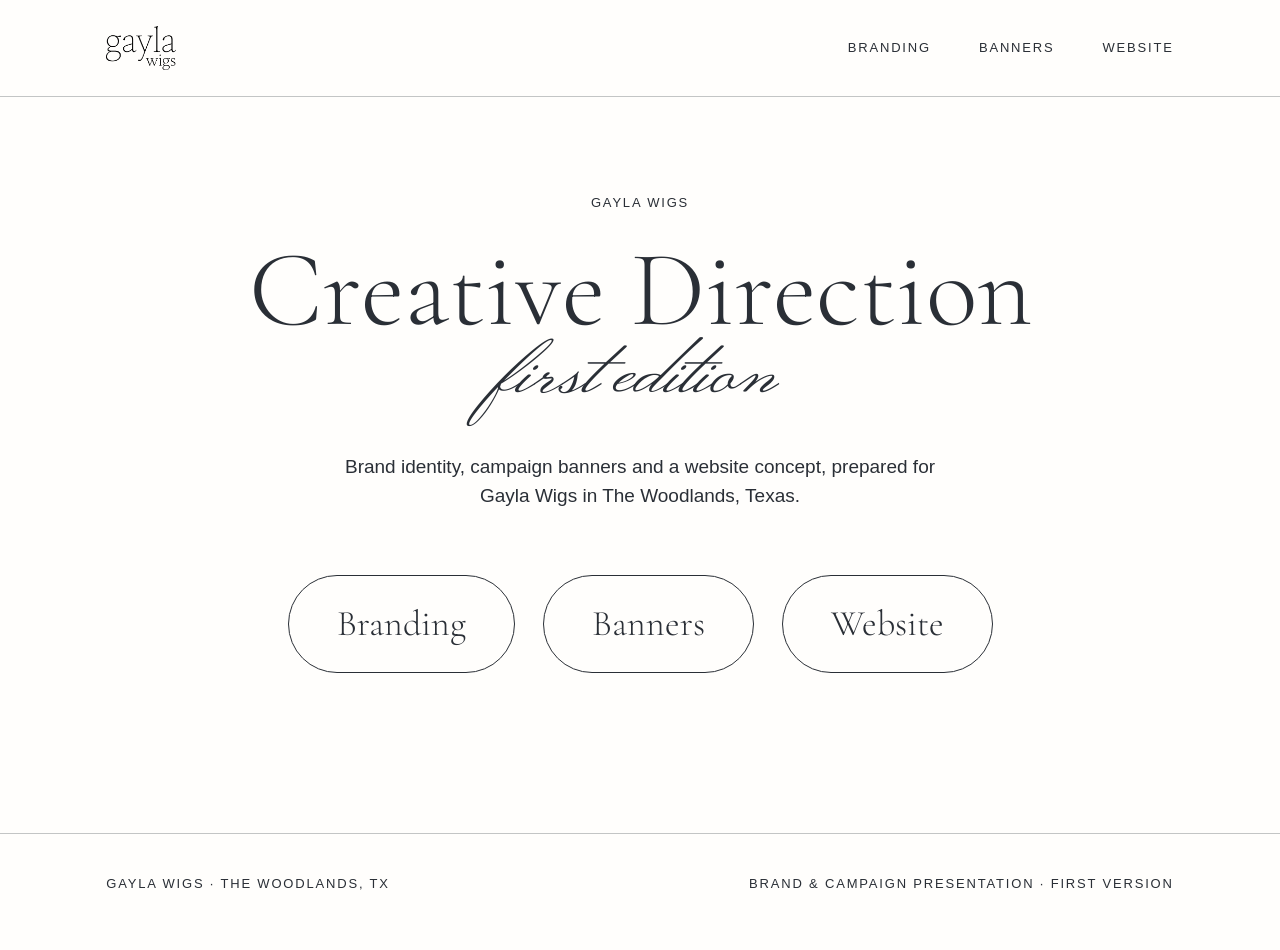
<file: index.html>
<!doctype html>
<html lang="en">
<head>
  <meta charset="utf-8">
  <meta name="viewport" content="width=device-width, initial-scale=1">
  <title>Gayla Wigs · Creative Direction</title>
  <meta name="description" content="Brand identity, campaign banners and a website concept for Gayla Wigs.">
  <!-- Adobe Fonts (IvyJournal): replace KIT_ID with the kit ID and uncomment -->
  <!-- <link rel="stylesheet" href="https://use.typekit.net/KIT_ID.css"> -->
  <link rel="preconnect" href="https://fonts.googleapis.com">
  <link rel="preconnect" href="https://fonts.gstatic.com" crossorigin>
  <link href="https://fonts.googleapis.com/css2?family=Cormorant+Garamond:wght@300&family=Monsieur+La+Doulaise&display=swap" rel="stylesheet">
  <link rel="stylesheet" href="/assets/css/style.css">
  <link rel="icon" href="/assets/img/logo-ink.png">
</head>
<body>
  <header class="site-header">
    <div class="wrap">
      <a class="logo" href="/" aria-label="Gayla Wigs, home"><img src="/assets/img/logo-ink.png" alt="Gayla Wigs"></a>
      <nav class="nav label">
        <a href="/branding">Branding</a>
        <a href="/banners">Banners</a>
        <a href="/website">Website</a>
      </nav>
    </div>
  </header>

  <main class="home">
    <div class="wrap">
      <p class="label">Gayla Wigs</p>
      <h1 class="display" style="margin-top:24px">Creative Direction</h1>
      <span class="script">first edition</span>
      <p class="lede">Brand identity, campaign banners and a website concept, prepared for Gayla Wigs in The Woodlands, Texas.</p>
      <div class="buttons">
        <a class="btn big" href="/branding">Branding</a>
        <a class="btn big" href="/banners">Banners</a>
        <a class="btn big" href="/website">Website</a>
      </div>
    </div>
  </main>

  <footer class="footer label">
    <div class="wrap"><span>Gayla Wigs · The Woodlands, TX</span><span>Brand &amp; campaign presentation · First version</span></div>
  </footer>
</body>
</html>
</file>
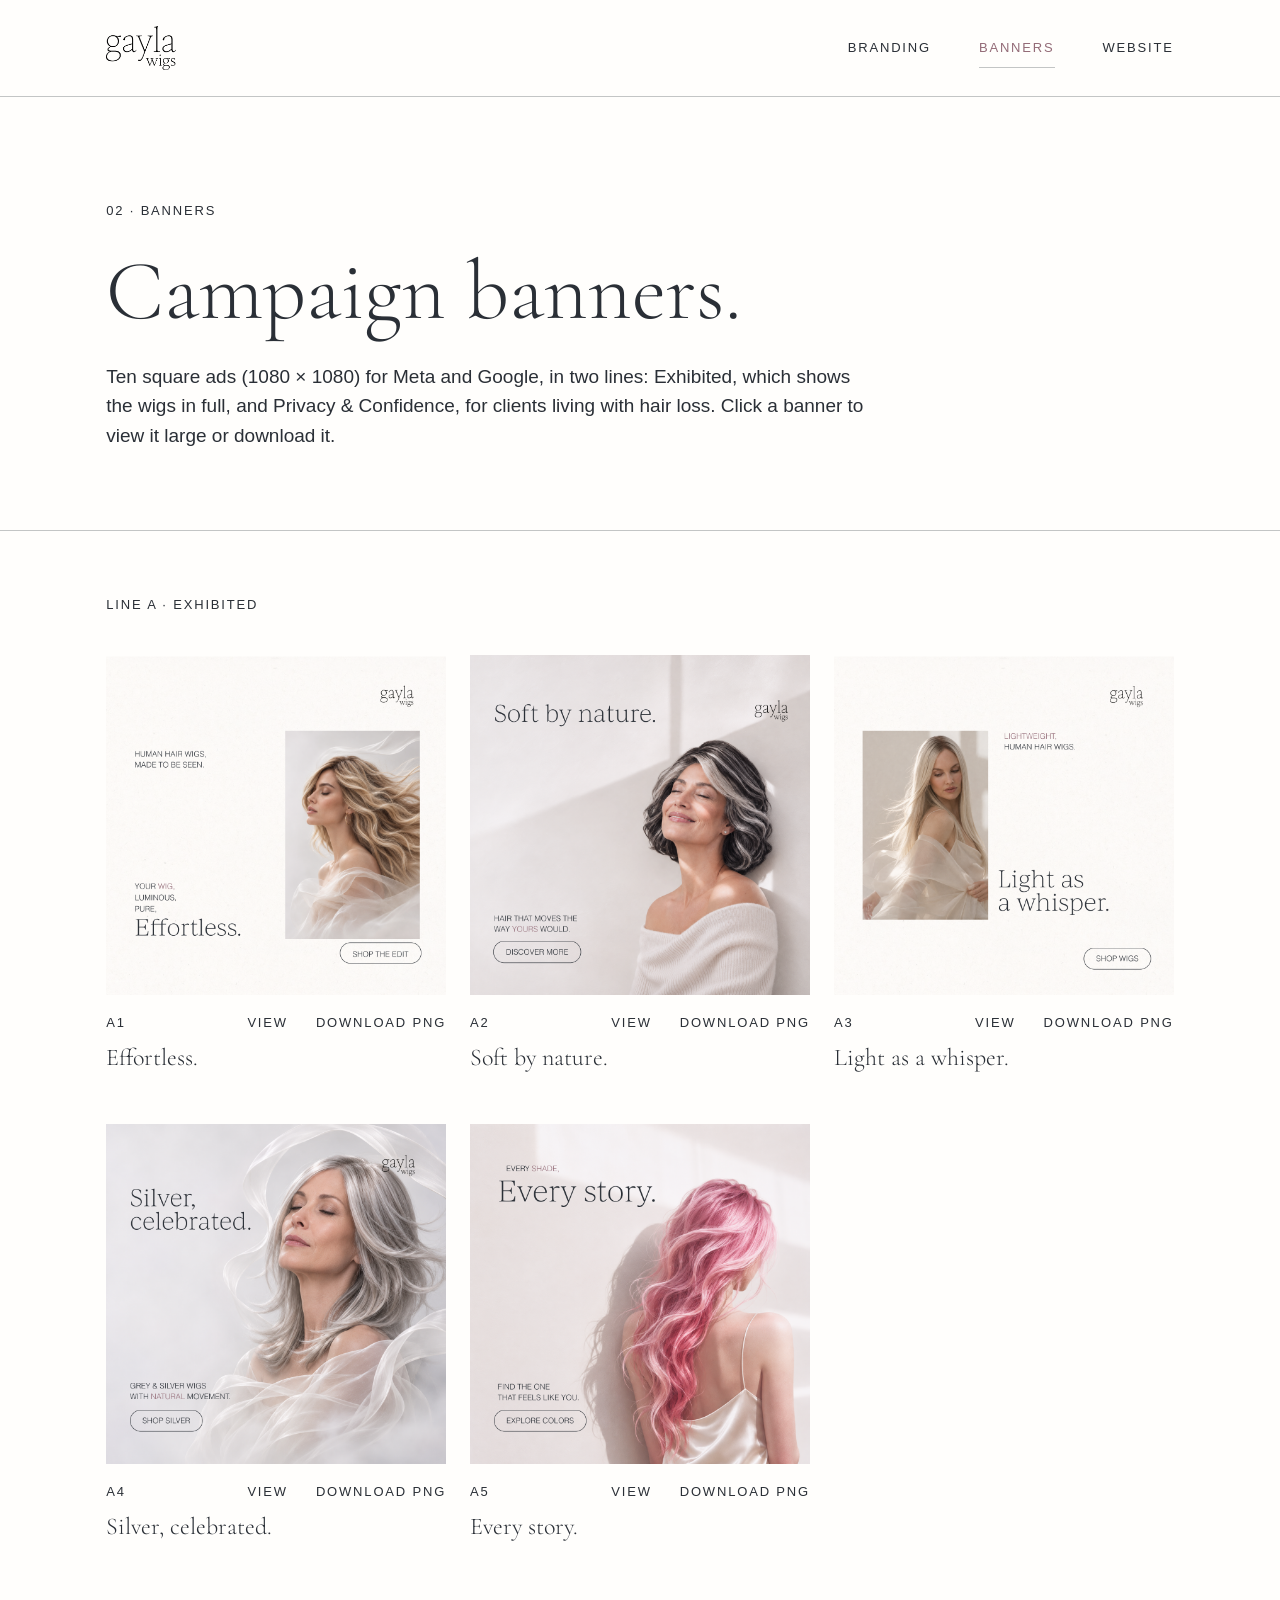
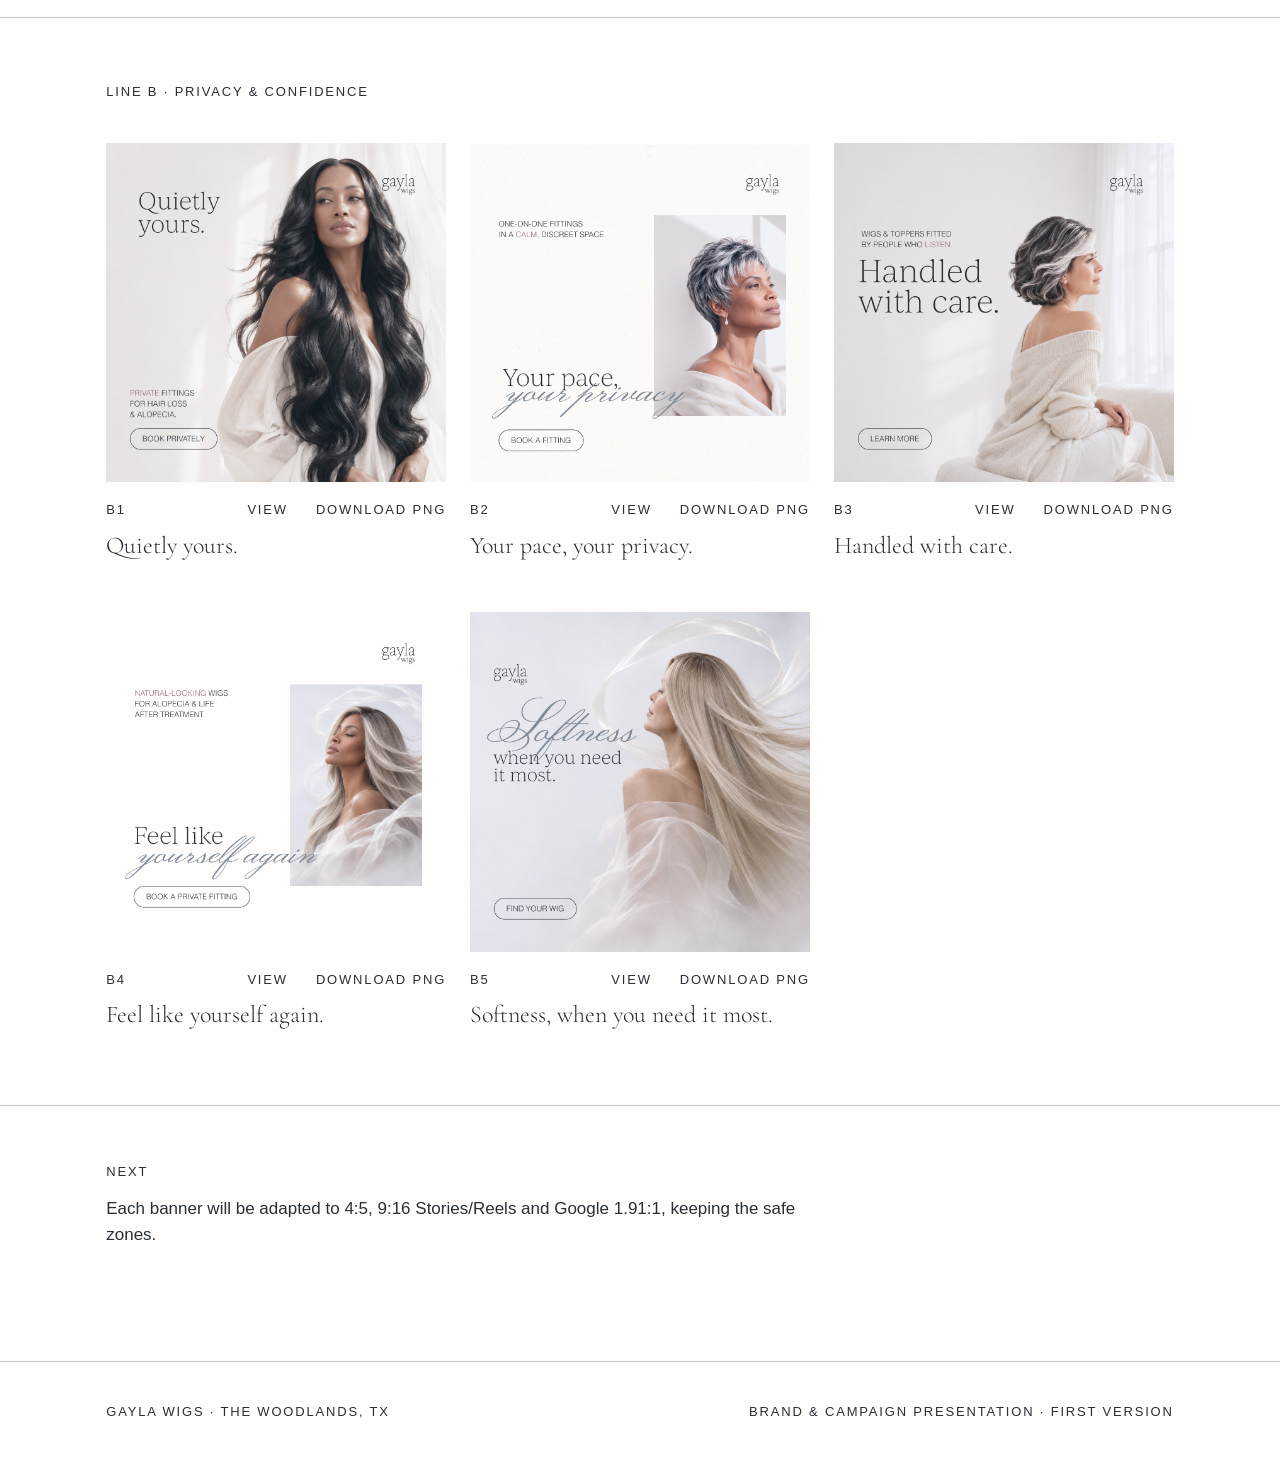
<file: banners.html>
<!doctype html>
<html lang="en">
<head>
  <meta charset="utf-8">
  <meta name="viewport" content="width=device-width, initial-scale=1">
  <title>Banners · Gayla Wigs Creative Direction</title>
  <!-- Adobe Fonts (IvyJournal): replace KIT_ID with the kit ID and uncomment -->
  <!-- <link rel="stylesheet" href="https://use.typekit.net/KIT_ID.css"> -->
  <link rel="preconnect" href="https://fonts.googleapis.com">
  <link rel="preconnect" href="https://fonts.gstatic.com" crossorigin>
  <link href="https://fonts.googleapis.com/css2?family=Cormorant+Garamond:wght@300&family=Monsieur+La+Doulaise&display=swap" rel="stylesheet">
  <link rel="stylesheet" href="/assets/css/style.css">
  <link rel="icon" href="/assets/img/logo-ink.png">
</head>
<body>
  <header class="site-header">
    <div class="wrap">
      <a class="logo" href="/" aria-label="Gayla Wigs, home"><img src="/assets/img/logo-ink.png" alt="Gayla Wigs"></a>
      <nav class="nav label">
        <a href="/branding">Branding</a>
        <a href="/banners" class="active">Banners</a>
        <a href="/website">Website</a>
      </nav>
    </div>
  </header>

  <main>
    <section class="hero">
      <div class="wrap">
        <p class="label">02 · Banners</p>
        <h1 class="page" style="margin-top:28px">Campaign banners.</h1>
        <p class="lede" style="max-width:760px">Ten square ads (1080 × 1080) for Meta and Google, in two lines: Exhibited, which shows the wigs in full, and Privacy &amp; Confidence, for clients living with hair loss. Click a banner to view it large or download it.</p>
      </div>
    </section>

    <section class="block">
      <div class="wrap">
        <p class="label line-title">Line A · Exhibited</p>
        <div class="grid" id="line-a"></div>
      </div>
    </section>

    <section class="block">
      <div class="wrap">
        <p class="label line-title">Line B · Privacy &amp; Confidence</p>
        <div class="grid" id="line-b"></div>
      </div>
    </section>

    <section class="block">
      <div class="wrap">
        <p class="label">Next</p>
        <p style="margin-top:14px;max-width:720px">Each banner will be adapted to 4:5, 9:16 Stories/Reels and Google 1.91:1, keeping the safe zones.</p>
      </div>
    </section>
  </main>

  <div class="lightbox" id="lightbox" role="dialog" aria-modal="true" aria-label="Banner preview">
    <button class="ctrl close label" id="lb-close">Close ✕</button>
    <button class="ctrl prev label" id="lb-prev">← Previous</button>
    <img id="lb-img" alt="">
    <div class="side">
      <h3 id="lb-title"></h3>
      <span class="label">1080 × 1080 · PNG</span>
      <a class="btn" id="lb-download" download>Download PNG</a>
    </div>
    <button class="ctrl next label" id="lb-next">Next →</button>
  </div>

  <footer class="footer label">
    <div class="wrap"><span>Gayla Wigs · The Woodlands, TX</span><span>Brand &amp; campaign presentation · First version</span></div>
  </footer>

  <script src="/assets/js/banners.js"></script>
</body>
</html>
</file>
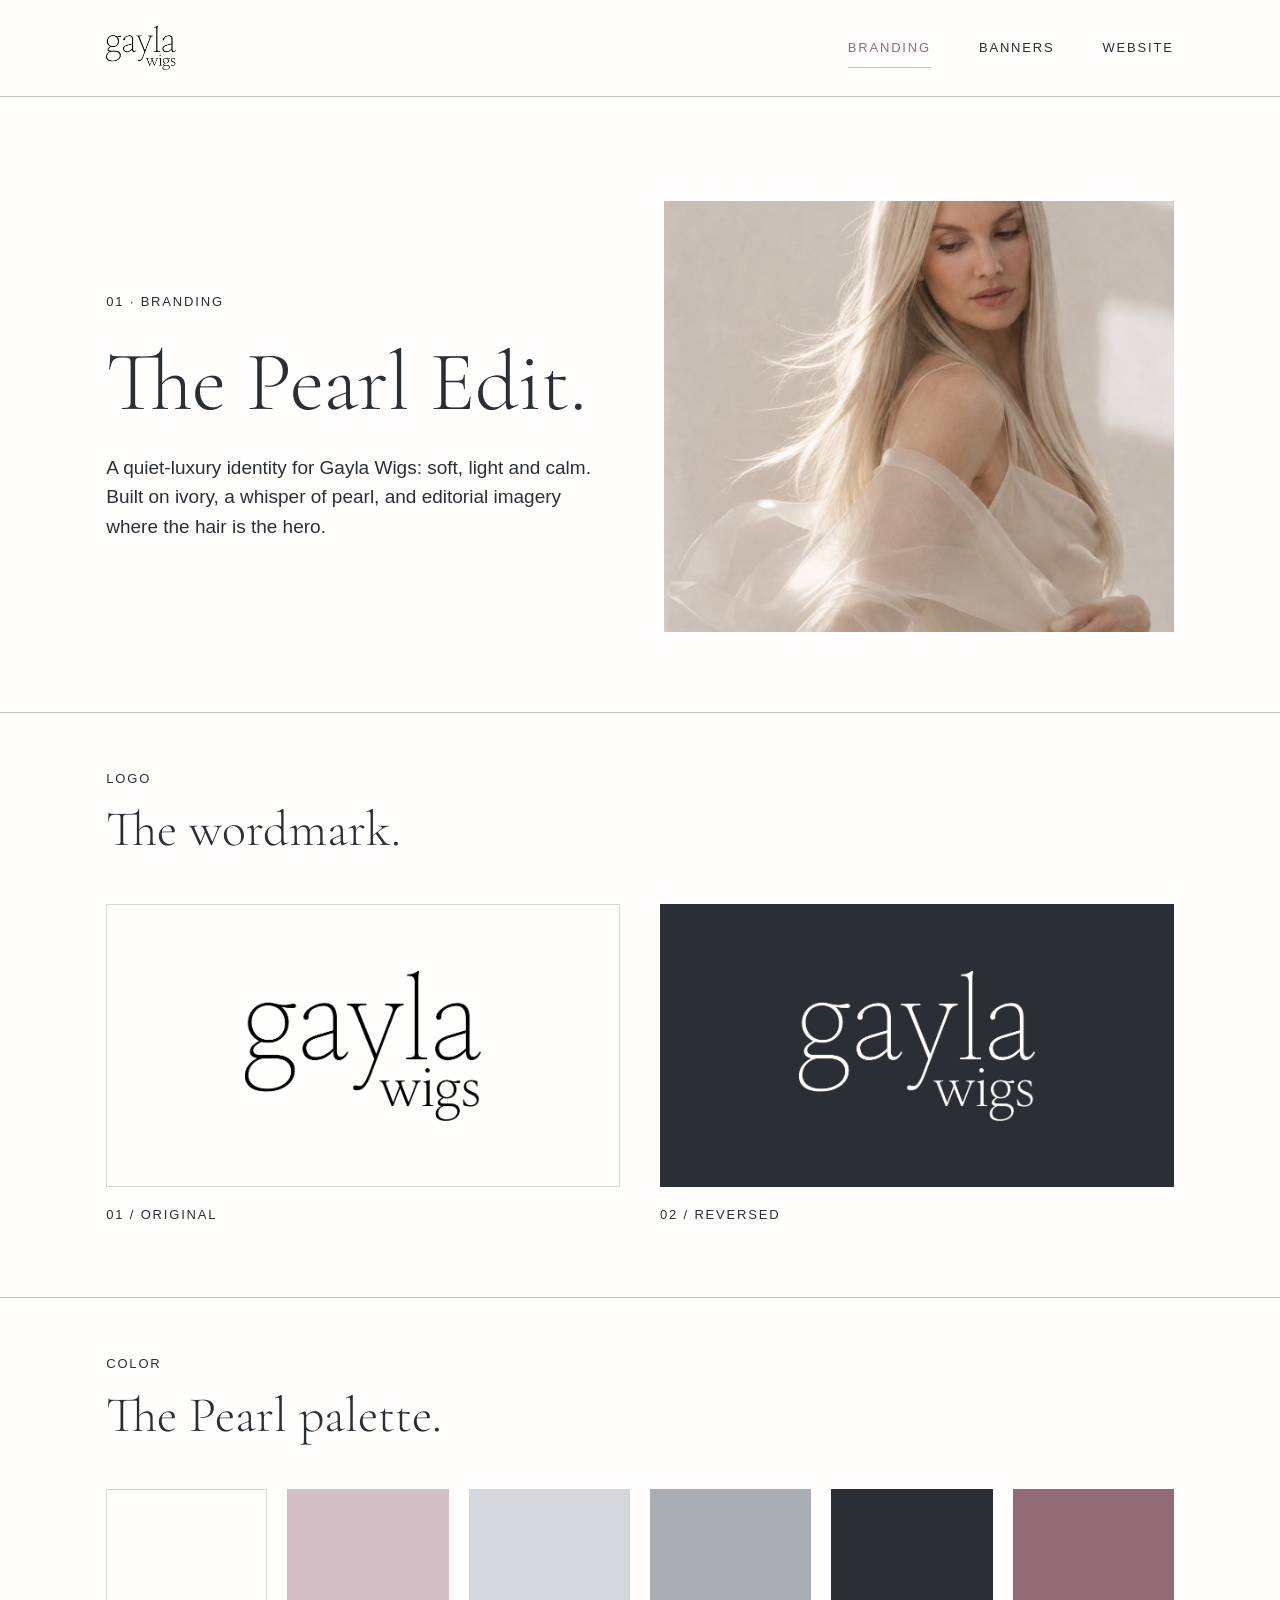
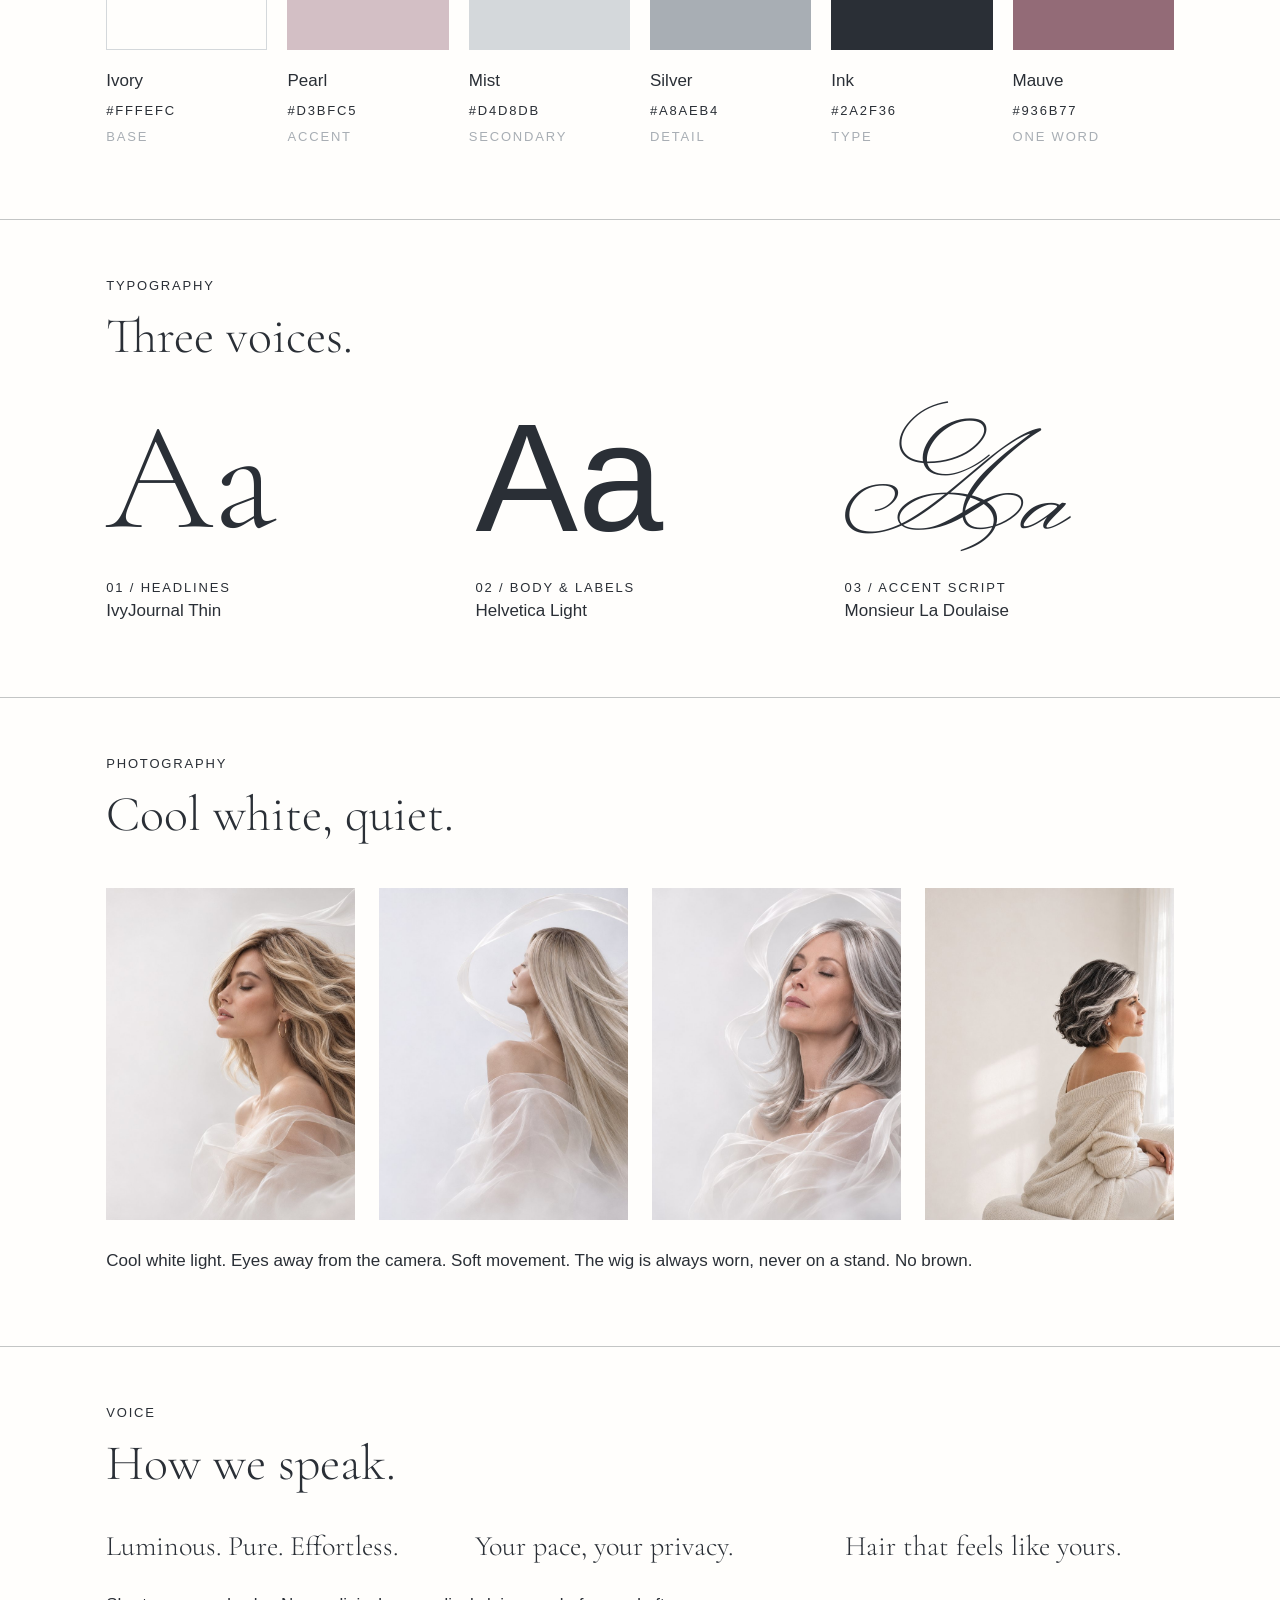
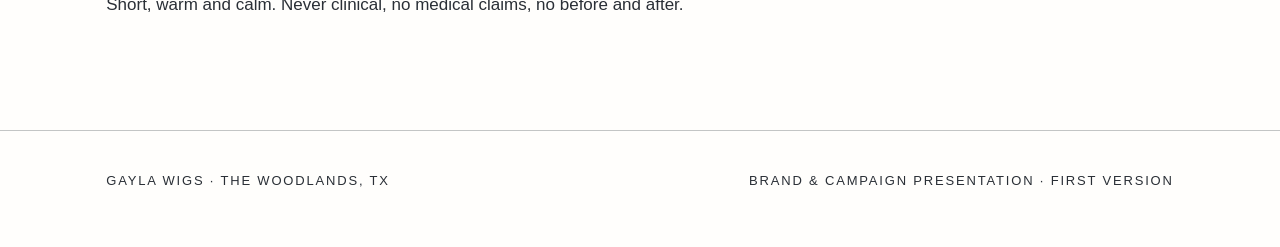
<file: branding.html>
<!doctype html>
<html lang="en">
<head>
  <meta charset="utf-8">
  <meta name="viewport" content="width=device-width, initial-scale=1">
  <title>Branding · Gayla Wigs Creative Direction</title>
  <!-- Adobe Fonts (IvyJournal): replace KIT_ID with the kit ID and uncomment -->
  <!-- <link rel="stylesheet" href="https://use.typekit.net/KIT_ID.css"> -->
  <link rel="preconnect" href="https://fonts.googleapis.com">
  <link rel="preconnect" href="https://fonts.gstatic.com" crossorigin>
  <link href="https://fonts.googleapis.com/css2?family=Cormorant+Garamond:wght@300&family=Monsieur+La+Doulaise&display=swap" rel="stylesheet">
  <link rel="stylesheet" href="/assets/css/style.css">
  <link rel="icon" href="/assets/img/logo-ink.png">
</head>
<body>
  <header class="site-header">
    <div class="wrap">
      <a class="logo" href="/" aria-label="Gayla Wigs, home"><img src="/assets/img/logo-ink.png" alt="Gayla Wigs"></a>
      <nav class="nav label">
        <a href="/branding" class="active">Branding</a>
        <a href="/banners">Banners</a>
        <a href="/website">Website</a>
      </nav>
    </div>
  </header>

  <main>
    <section class="hero">
      <div class="wrap split">
        <div>
          <p class="label">01 · Branding</p>
          <h1 class="page" style="margin-top:28px">The Pearl Edit.</h1>
          <p class="lede">A quiet-luxury identity for Gayla Wigs: soft, light and calm. Built on ivory, a whisper of pearl, and editorial imagery where the hair is the hero.</p>
        </div>
        <img src="/assets/img/branding-hero.jpg" alt="Model wearing a long pale blonde wig, wrapped in sheer organza">
      </div>
    </section>

    <section class="block">
      <div class="wrap">
        <p class="label">Logo</p>
        <h2 class="section">The wordmark.</h2>
        <div class="logos">
          <div><div class="logo-box"><img src="/assets/img/logo-ink.png" alt="Gayla Wigs logo in ink"></div><p class="label caption">01 / Original</p></div>
          <div><div class="logo-box ink"><img src="/assets/img/logo-ivory.png" alt="Gayla Wigs logo in ivory"></div><p class="label caption">02 / Reversed</p></div>
        </div>
      </div>
    </section>

    <section class="block">
      <div class="wrap">
        <p class="label">Color</p>
        <h2 class="section">The Pearl palette.</h2>
        <div class="swatches">
          <div class="swatch"><div class="chip line" style="background:#FFFEFC"></div><p>Ivory</p><span class="label">#FFFEFC</span><span class="label muted">Base</span></div>
          <div class="swatch"><div class="chip" style="background:#D3BFC5"></div><p>Pearl</p><span class="label">#D3BFC5</span><span class="label muted">Accent</span></div>
          <div class="swatch"><div class="chip" style="background:#D4D8DB"></div><p>Mist</p><span class="label">#D4D8DB</span><span class="label muted">Secondary</span></div>
          <div class="swatch"><div class="chip" style="background:#A8AEB4"></div><p>Silver</p><span class="label">#A8AEB4</span><span class="label muted">Detail</span></div>
          <div class="swatch"><div class="chip" style="background:#2A2F36"></div><p>Ink</p><span class="label">#2A2F36</span><span class="label muted">Type</span></div>
          <div class="swatch"><div class="chip" style="background:#936B77"></div><p>Mauve</p><span class="label">#936B77</span><span class="label muted">One word</span></div>
        </div>
      </div>
    </section>

    <section class="block">
      <div class="wrap">
        <p class="label">Typography</p>
        <h2 class="section">Three voices.</h2>
        <div class="types">
          <div><div class="aa serif">Aa</div><span class="label">01 / Headlines</span><p>IvyJournal Thin</p></div>
          <div><div class="aa sans">Aa</div><span class="label">02 / Body &amp; labels</span><p>Helvetica Light</p></div>
          <div><div class="aa script">Aa</div><span class="label">03 / Accent script</span><p>Monsieur La Doulaise</p></div>
        </div>
      </div>
    </section>

    <section class="block">
      <div class="wrap">
        <p class="label">Photography</p>
        <h2 class="section">Cool white, quiet.</h2>
        <div class="photos">
          <img src="/assets/img/photo-honey.jpg" alt="Honey blonde wavy wig in the wind">
          <img src="/assets/img/photo-beige.jpg" alt="Long straight beige wig in motion">
          <img src="/assets/img/photo-silver.jpg" alt="Silver layered wig with organza">
          <img src="/assets/img/photo-charcoal.jpg" alt="Charcoal wavy bob by a window">
        </div>
        <p style="margin-top:28px">Cool white light. Eyes away from the camera. Soft movement. The wig is always worn, never on a stand. No brown.</p>
      </div>
    </section>

    <section class="block">
      <div class="wrap">
        <p class="label">Voice</p>
        <h2 class="section">How we speak.</h2>
        <div class="voice">
          <p>Luminous. Pure. Effortless.</p>
          <p>Your pace, your privacy.</p>
          <p>Hair that feels like yours.</p>
        </div>
        <p style="margin-top:28px">Short, warm and calm. Never clinical, no medical claims, no before and after.</p>
      </div>
    </section>
  </main>

  <footer class="footer label">
    <div class="wrap"><span>Gayla Wigs · The Woodlands, TX</span><span>Brand &amp; campaign presentation · First version</span></div>
  </footer>
</body>
</html>
</file>
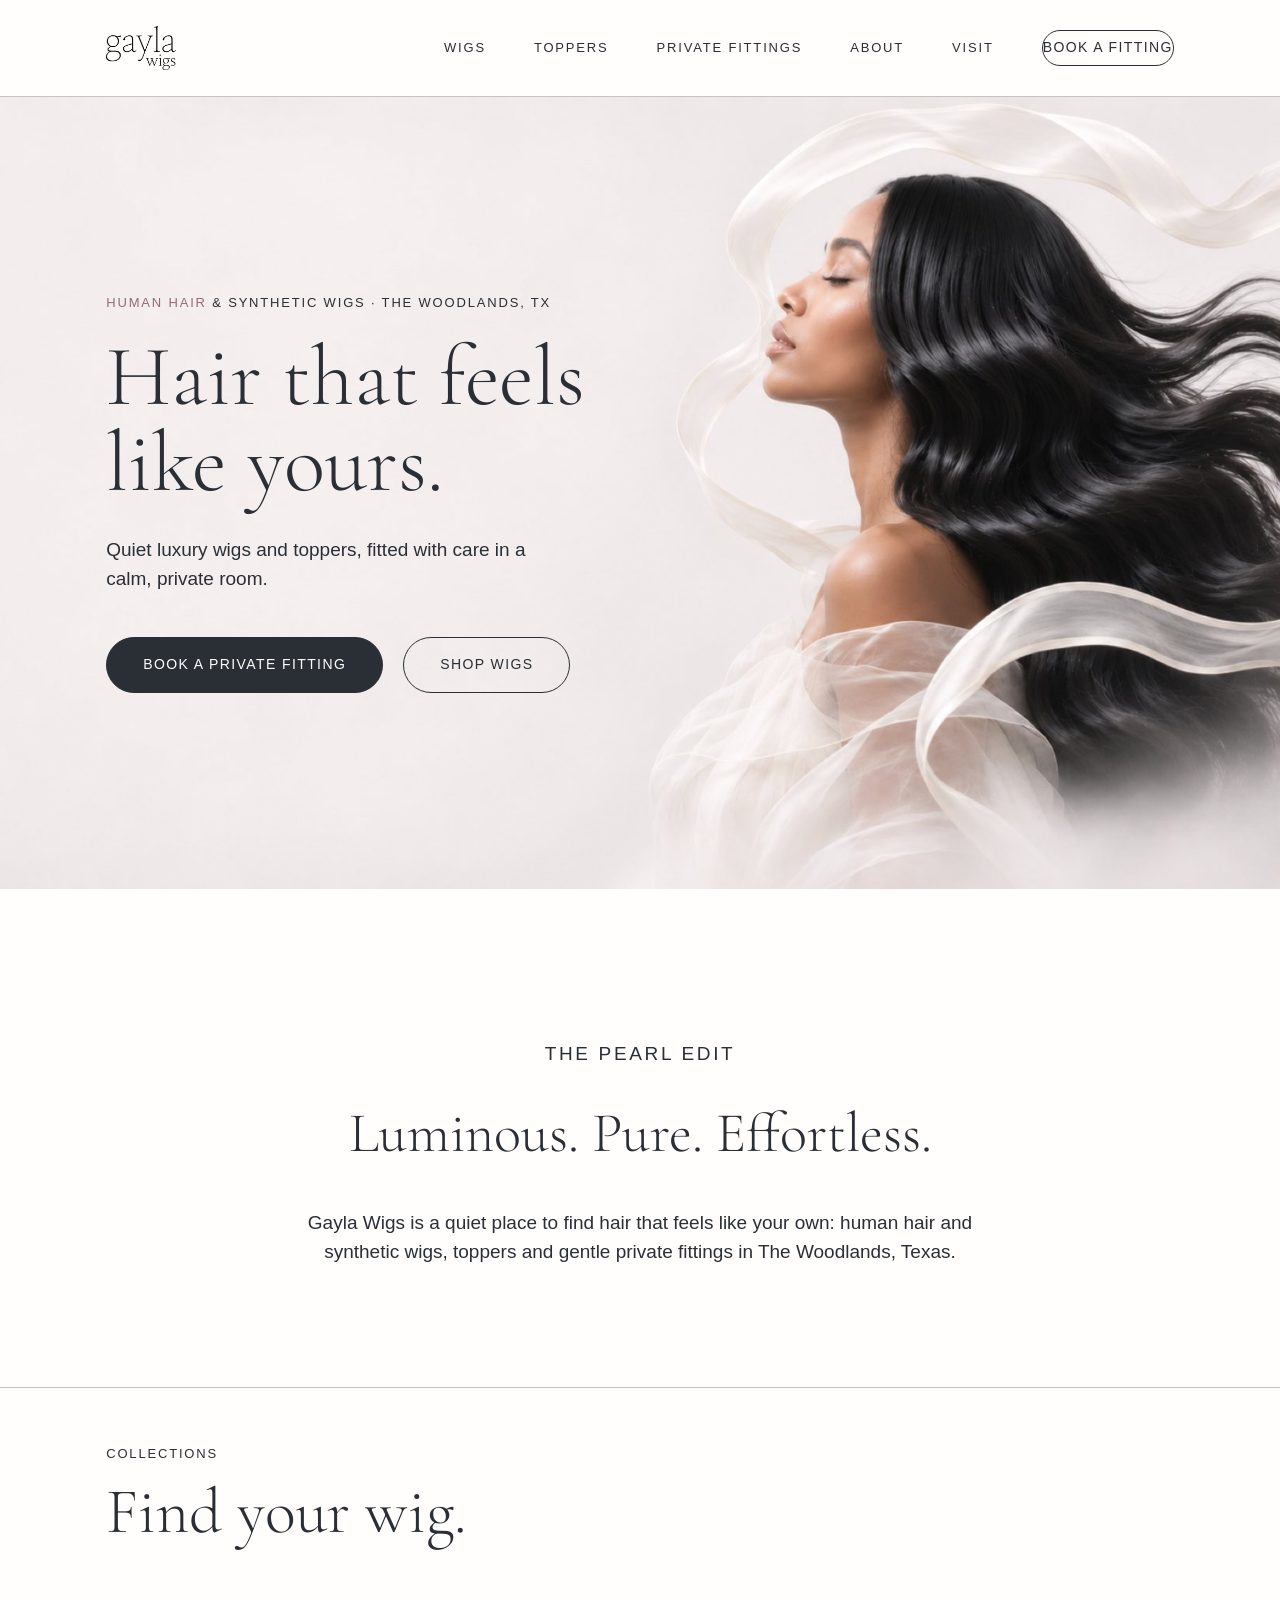
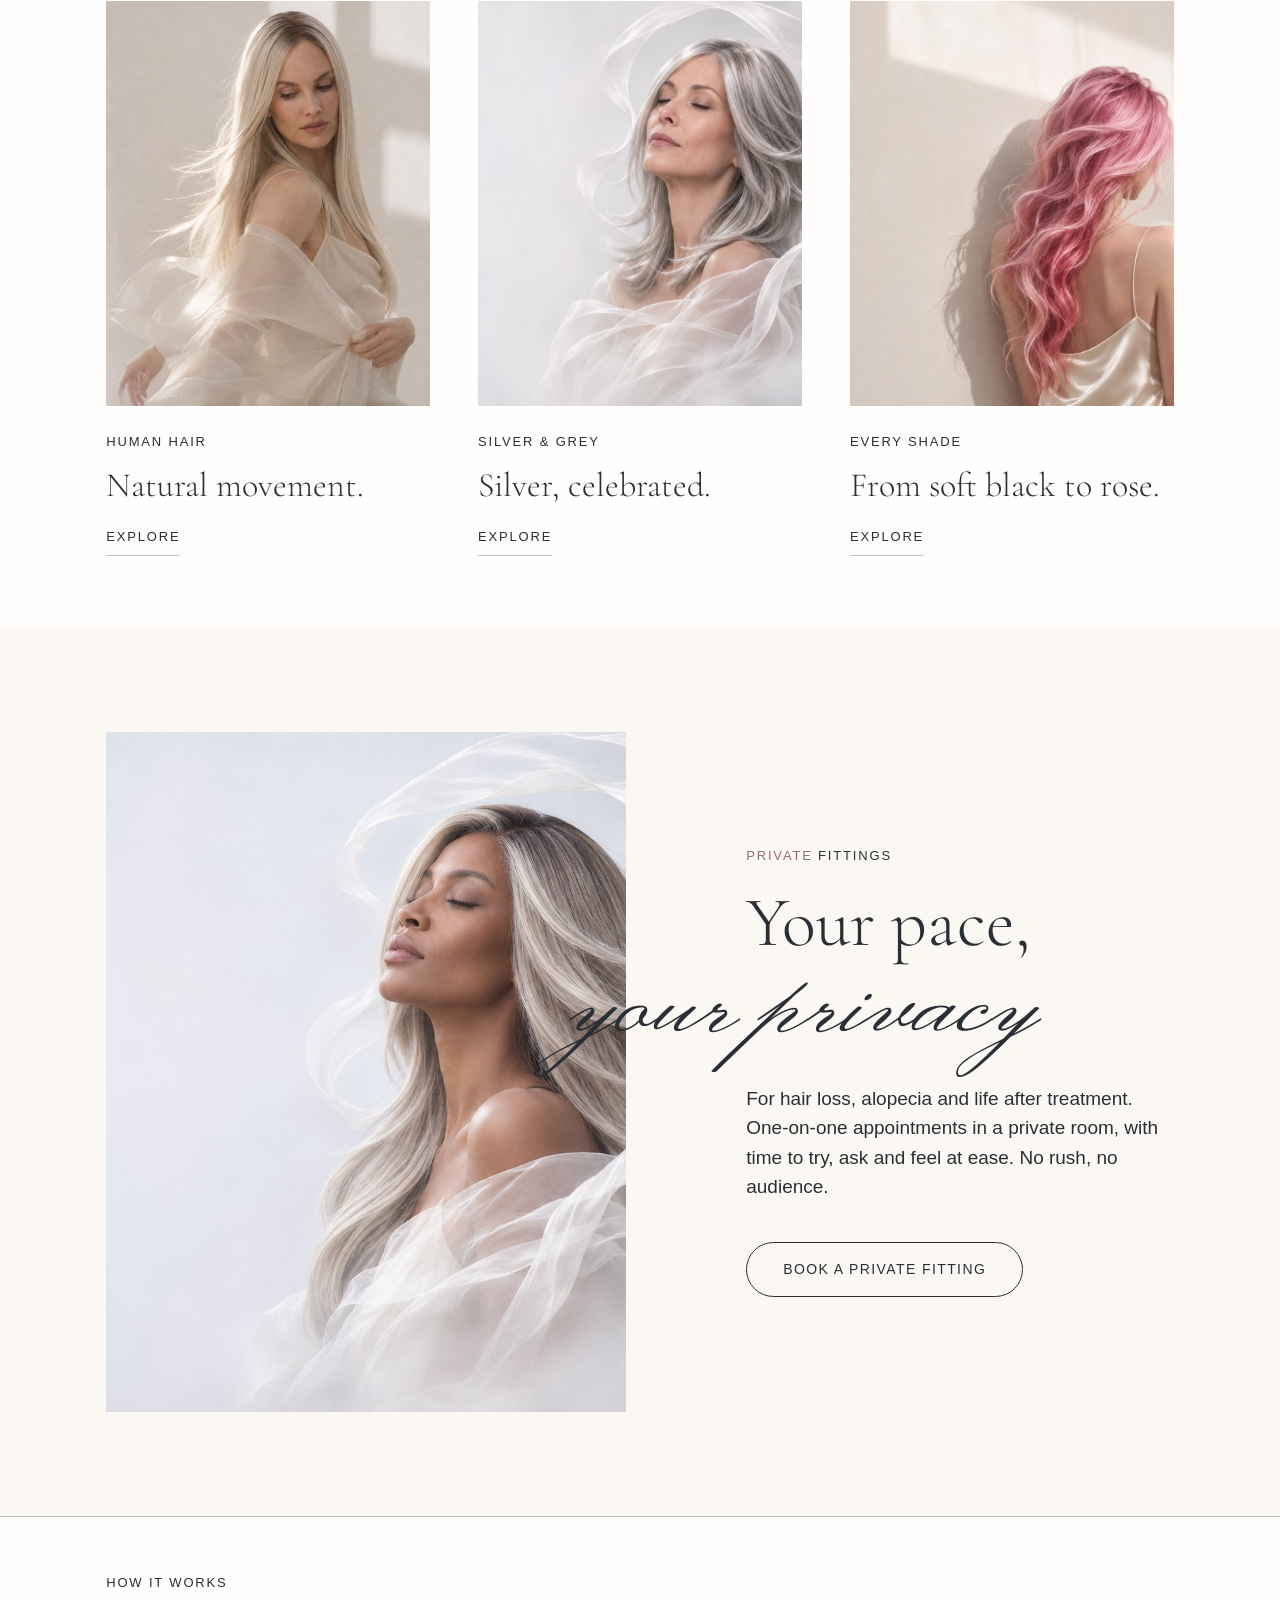
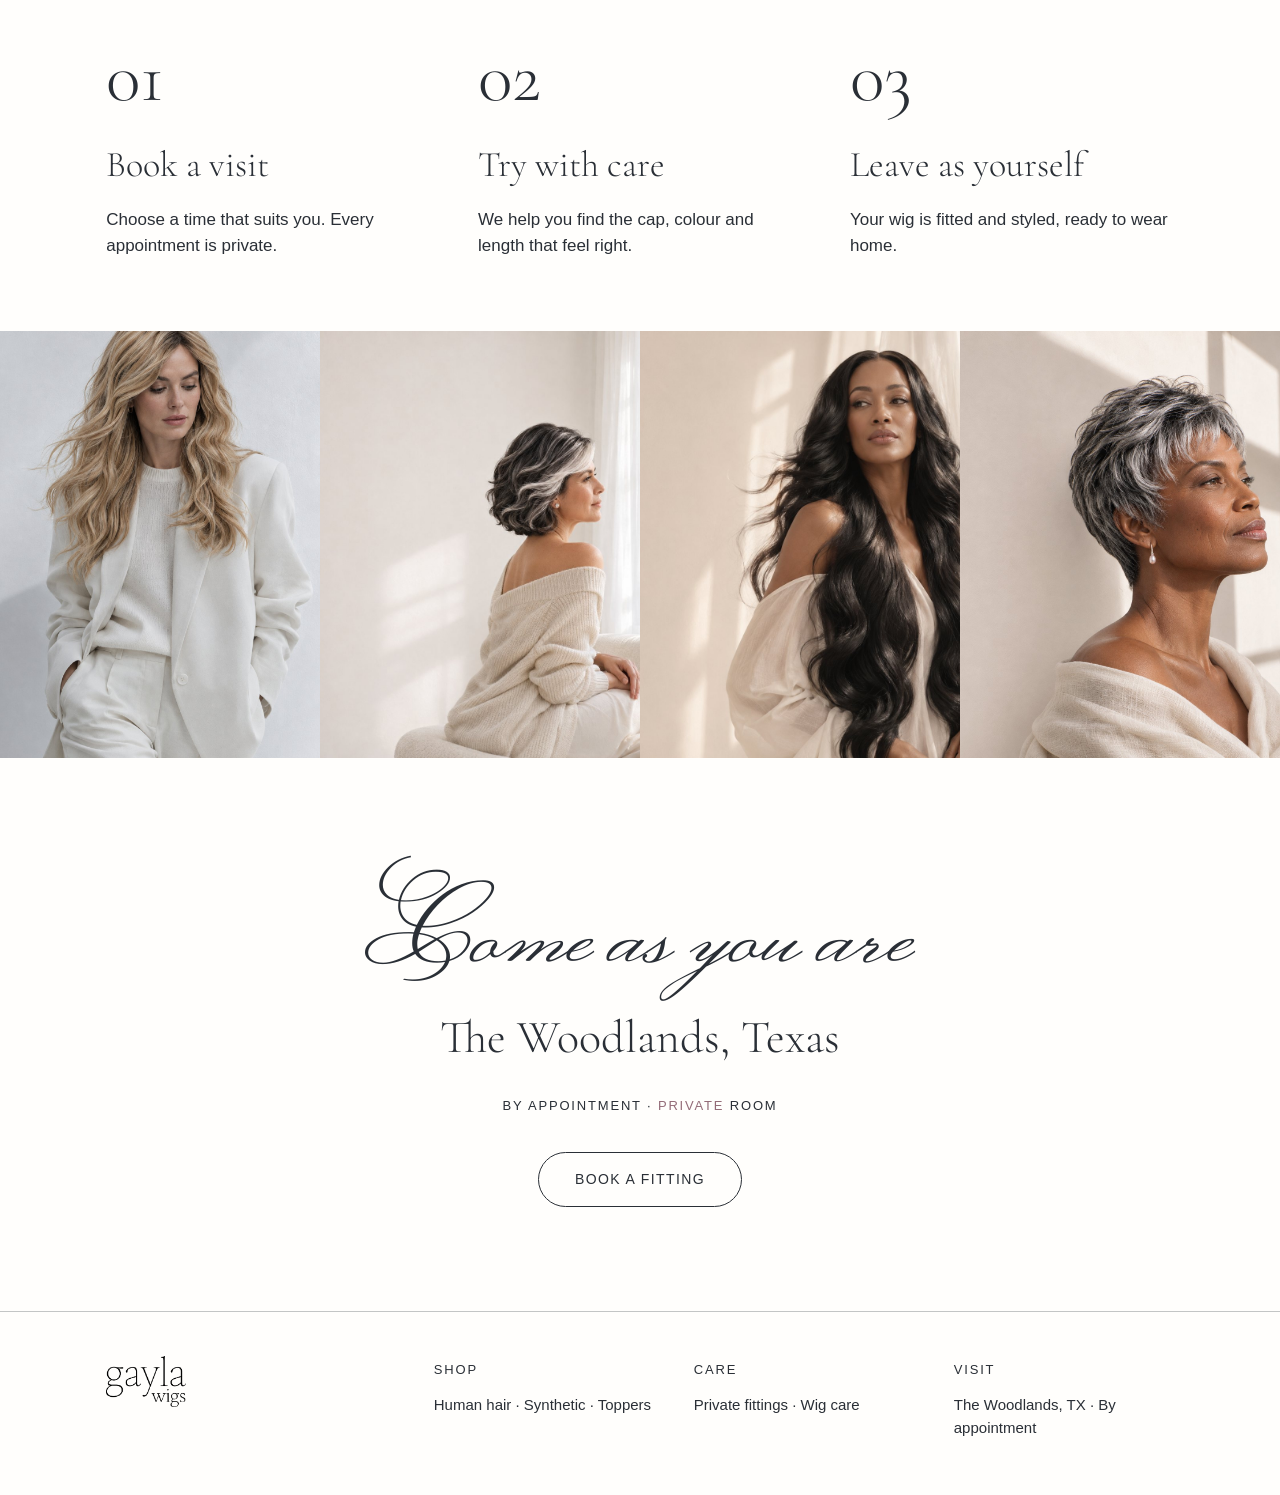
<file: landing.html>
<!doctype html>
<html lang="en">
<head>
  <meta charset="utf-8">
  <meta name="viewport" content="width=device-width, initial-scale=1">
  <title>Gayla Wigs · Hair that feels like yours</title>
  <meta name="description" content="Human hair and synthetic wigs, toppers and private fittings in The Woodlands, Texas.">
  <!-- Adobe Fonts (IvyJournal): replace KIT_ID with the kit ID and uncomment -->
  <!-- <link rel="stylesheet" href="https://use.typekit.net/KIT_ID.css"> -->
  <link rel="preconnect" href="https://fonts.googleapis.com">
  <link rel="preconnect" href="https://fonts.gstatic.com" crossorigin>
  <link href="https://fonts.googleapis.com/css2?family=Cormorant+Garamond:wght@300&family=Monsieur+La+Doulaise&display=swap" rel="stylesheet">
  <link rel="stylesheet" href="/assets/css/style.css">
  <link rel="icon" href="/assets/img/logo-ink.png">
  <style>
    .lp-hero { position: relative; min-height: min(820px, 88vh); background: url(/assets/img/hero.jpg) right center / cover no-repeat; display: flex; align-items: center; }
    .lp-hero h1 { font-family: var(--serif); font-weight: 200; font-size: clamp(52px, 6.7vw, 96px); line-height: 1; margin-top: 22px; }
    .lp-hero p.body { font-size: 19px; margin-top: 28px; max-width: 420px; }
    .lp-hero .ctas { display: flex; gap: 20px; margin-top: 44px; flex-wrap: wrap; }
    .center { text-align: center; }
    .statement { padding: 120px 0; }
    .statement h2 { font-family: var(--serif); font-weight: 200; font-size: clamp(38px, 4.4vw, 64px); margin-top: 22px; }
    .statement p { max-width: 680px; margin: 30px auto 0; font-size: 19px; }
    .cards { display: grid; grid-template-columns: repeat(3, 1fr); gap: 48px; margin-top: 56px; }
    .cards img { width: 100%; aspect-ratio: 368 / 460; object-fit: cover; }
    .cards .label { display: block; margin-top: 26px; }
    .cards h3 { font-family: var(--serif); font-weight: 200; font-size: 34px; margin-top: 8px; }
    .cards a.more { display: inline-block; margin-top: 14px; border-bottom: 1px solid var(--hair); padding-bottom: 8px; }
    .fitting { position: relative; padding: 104px 0; background: #FBF8F4; }
    .fitting .wrap { display: grid; grid-template-columns: 520px 1fr; gap: 120px; align-items: center; }
    .fitting img { width: 100%; aspect-ratio: 520 / 680; object-fit: cover; }
    .fitting h2 { font-family: var(--serif); font-weight: 200; font-size: clamp(52px, 5.5vw, 80px); line-height: 1; margin-top: 22px; }
    .fitting .script { font-size: clamp(88px, 9.7vw, 140px); line-height: 0.9; display: block; margin: -0.15em 0 0 -1.4em; position: relative; }
    .fitting p.body { max-width: 480px; margin-top: 32px; font-size: 19px; }
    .steps { display: grid; grid-template-columns: repeat(3, 1fr); gap: 48px; margin-top: 48px; }
    .steps .n { font-family: var(--serif); font-weight: 200; font-size: 72px; line-height: 1; }
    .steps h3 { font-family: var(--serif); font-weight: 200; font-size: 36px; margin-top: 24px; }
    .steps p { margin-top: 14px; max-width: 340px; }
    .gallery { display: grid; grid-template-columns: repeat(4, 1fr); margin-top: 0; }
    .gallery img { width: 100%; aspect-ratio: 3 / 4; object-fit: cover; }
    .visit { padding: 120px 0 104px; }
    .visit .script { font-size: clamp(80px, 8.3vw, 120px); line-height: 1; display: block; }
    .visit h2 { font-family: var(--serif); font-weight: 200; font-size: clamp(36px, 3.6vw, 52px); margin-top: 18px; }
    .visit .label { display: block; margin: 22px 0 36px; }
    .lp-footer .wrap { display: grid; grid-template-columns: 1fr repeat(3, 220px); gap: 40px; padding-top: 44px; padding-bottom: 56px; border-top: 1px solid var(--hair); }
    .lp-footer img { width: 80px; }
    .lp-footer p { font-size: 15px; margin-top: 10px; }
    @media (max-width: 1100px) {
      .site-header .nav a:not(.btn) { display: none; }
    }
    @media (max-width: 900px) {
      .lp-hero { background-position: 70% center; align-items: flex-end; padding-bottom: 48px; }
      .lp-hero .wrap { background: rgba(255,254,252,.82); padding-top: 32px; padding-bottom: 32px; }
      .cards, .steps { grid-template-columns: 1fr; }
      .fitting .wrap { grid-template-columns: 1fr; gap: 48px; }
      .fitting .script { margin-left: 0; }
      .gallery { grid-template-columns: repeat(2, 1fr); }
      .lp-footer .wrap { grid-template-columns: 1fr; }
    }
  </style>
</head>
<body>
  <header class="site-header">
    <div class="wrap">
      <a class="logo" href="/landing" aria-label="Gayla Wigs"><img src="/assets/img/logo-ink.png" alt="Gayla Wigs"></a>
      <nav class="nav label" style="align-items:center">
        <a href="#collections">Wigs</a>
        <a href="#collections">Toppers</a>
        <a href="#fittings">Private fittings</a>
        <a href="#how">About</a>
        <a href="#visit">Visit</a>
        <a class="btn" href="#visit">Book a fitting</a>
      </nav>
    </div>
  </header>

  <section class="lp-hero">
    <div class="wrap">
      <p class="label"><span class="accent">Human hair</span> &amp; synthetic wigs · The Woodlands, TX</p>
      <h1>Hair that feels<br>like yours.</h1>
      <p class="body">Quiet luxury wigs and toppers, fitted with care in a calm, private room.</p>
      <div class="ctas"><a class="btn filled" href="#visit">Book a private fitting</a><a class="btn" href="#collections">Shop wigs</a></div>
    </div>
  </section>

  <section class="statement center">
    <div class="wrap">
      <p class="label">The Pearl Edit</p>
      <h2>Luminous. Pure. Effortless.</h2>
      <p>Gayla Wigs is a quiet place to find hair that feels like your own: human hair and synthetic wigs, toppers and gentle private fittings in The Woodlands, Texas.</p>
    </div>
  </section>

  <section class="block" id="collections">
    <div class="wrap">
      <p class="label">Collections</p>
      <h2 class="section" style="font-size:clamp(44px,5vw,72px)">Find your wig.</h2>
      <div class="cards">
        <article><img src="/assets/img/card-human-hair.jpg" alt="Long pale blonde human hair wig"><span class="label">Human hair</span><h3>Natural movement.</h3><a class="label more" href="#visit">Explore</a></article>
        <article><img src="/assets/img/card-silver.jpg" alt="Silver layered wig"><span class="label">Silver &amp; grey</span><h3>Silver, celebrated.</h3><a class="label more" href="#visit">Explore</a></article>
        <article><img src="/assets/img/card-shade.jpg" alt="Rose pink wavy wig seen from behind"><span class="label">Every shade</span><h3>From soft black to rose.</h3><a class="label more" href="#visit">Explore</a></article>
      </div>
    </div>
  </section>

  <section class="fitting" id="fittings">
    <div class="wrap">
      <img src="/assets/img/fitting.jpg" alt="Model wearing a long ash blonde wig">
      <div>
        <p class="label"><span class="accent">Private</span> fittings</p>
        <h2>Your pace,</h2>
        <span class="script">your privacy</span>
        <p class="body">For hair loss, alopecia and life after treatment. One-on-one appointments in a private room, with time to try, ask and feel at ease. No rush, no audience.</p>
        <p style="margin-top:40px"><a class="btn" href="#visit">Book a private fitting</a></p>
      </div>
    </div>
  </section>

  <section class="block" id="how">
    <div class="wrap">
      <p class="label">How it works</p>
      <div class="steps">
        <div><div class="n">01</div><h3>Book a visit</h3><p>Choose a time that suits you. Every appointment is private.</p></div>
        <div><div class="n">02</div><h3>Try with care</h3><p>We help you find the cap, colour and length that feel right.</p></div>
        <div><div class="n">03</div><h3>Leave as yourself</h3><p>Your wig is fitted and styled, ready to wear home.</p></div>
      </div>
    </div>
  </section>

  <section class="gallery" aria-label="Gallery">
    <img src="/assets/img/gallery-1.jpg" alt="Honey blonde wig with white tailoring" loading="lazy">
    <img src="/assets/img/gallery-2.jpg" alt="Charcoal wavy bob by a window" loading="lazy">
    <img src="/assets/img/gallery-3.jpg" alt="Long black wavy wig" loading="lazy">
    <img src="/assets/img/gallery-4.jpg" alt="Silver pixie wig in profile" loading="lazy">
  </section>

  <section class="visit center" id="visit">
    <div class="wrap">
      <span class="script">Come as you are</span>
      <h2>The Woodlands, Texas</h2>
      <span class="label">By appointment · <span class="accent">Private</span> room</span>
      <a class="btn" href="#visit">Book a fitting</a>
    </div>
  </section>

  <footer class="lp-footer">
    <div class="wrap">
      <img src="/assets/img/logo-ink.png" alt="Gayla Wigs">
      <div><span class="label">Shop</span><p>Human hair · Synthetic · Toppers</p></div>
      <div><span class="label">Care</span><p>Private fittings · Wig care</p></div>
      <div><span class="label">Visit</span><p>The Woodlands, TX · By appointment</p></div>
    </div>
  </footer>
</body>
</html>
</file>
<file: assets/css/style.css>
/* Gayla Wigs · Creative Direction
   Fonts: IvyJournal (Adobe Fonts kit, see <head>), Helvetica, Monsieur La Doulaise (Google Fonts). */

:root {
  --ivory: #FFFEFC;
  --pearl: #D3BFC5;
  --mist: #D4D8DB;
  --silver: #A8AEB4;
  --ink: #2A2F36;
  --mauve: #936B77;
  --hair: rgba(42, 47, 54, 0.28);

  --serif: "ivyjournal", "IvyJournal", "Cormorant Garamond", Georgia, serif;
  --sans: "Helvetica Neue", Helvetica, Arial, sans-serif;
  --script: "Monsieur La Doulaise", cursive;

  --pad: clamp(20px, 8.3vw, 120px);
  --max: 1200px;
}

* { box-sizing: border-box; margin: 0; padding: 0; }
html { scroll-behavior: smooth; }
body {
  background: var(--ivory);
  color: var(--ink);
  font-family: var(--sans);
  font-weight: 300;
  font-size: 17px;
  line-height: 1.55;
  -webkit-font-smoothing: antialiased;
}
img { display: block; max-width: 100%; }
a { color: inherit; text-decoration: none; }

.wrap { width: 100%; max-width: calc(var(--max) + var(--pad) * 2); margin: 0 auto; padding: 0 var(--pad); }

/* type */
.serif { font-family: var(--serif); font-weight: 200; letter-spacing: -0.005em; }
.script { font-family: var(--script); font-weight: 400; }
.label { font-size: 13px; letter-spacing: 0.14em; text-transform: uppercase; font-weight: 300; }
.accent { color: var(--mauve); }
.muted { color: var(--silver); }
h1.display { font-family: var(--serif); font-weight: 200; font-size: clamp(54px, 8.4vw, 120px); line-height: 1; }
h1.page { font-family: var(--serif); font-weight: 200; font-size: clamp(48px, 6.6vw, 96px); line-height: 1; }
h2.section { font-family: var(--serif); font-weight: 200; font-size: clamp(36px, 3.9vw, 56px); line-height: 1.05; margin-top: 14px; }
.lede { font-size: 19px; max-width: 620px; margin-top: 28px; }

/* header */
.site-header { position: sticky; top: 0; z-index: 20; background: var(--ivory); border-bottom: 1px solid var(--hair); }
.site-header .wrap { display: flex; align-items: center; justify-content: space-between; height: 96px; }
.site-header .logo img { width: 70px; height: auto; }
.nav { display: flex; gap: 48px; }
.nav a { position: relative; padding: 6px 0; }
.nav a.active { color: var(--mauve); }
.nav a.active::after { content: ""; position: absolute; left: 0; right: 0; bottom: -4px; height: 1px; background: var(--hair); }
.nav a:hover { color: var(--mauve); }

/* buttons */
.btn { display: inline-flex; align-items: center; gap: 14px; border: 1.5px solid var(--ink); border-radius: 999px; padding: 16px 36px; font-size: 14px; letter-spacing: 0.1em; text-transform: uppercase; transition: background .25s, color .25s; cursor: pointer; background: transparent; color: var(--ink); font-family: var(--sans); font-weight: 300; }
.btn:hover, .btn.filled { background: var(--ink); color: var(--ivory); }
.btn.filled:hover { background: transparent; color: var(--ink); }
.btn.big { font-family: var(--serif); font-weight: 200; font-size: 36px; letter-spacing: 0; text-transform: none; padding: 20px 48px; }

/* sections */
.hero { padding: 104px 0 80px; }
.block { padding: 56px 0 72px; border-top: 1px solid var(--hair); }
.footer { border-top: 1px solid var(--hair); padding: 40px 0 56px; margin-top: 40px; }
.footer .wrap { display: flex; justify-content: space-between; gap: 20px; flex-wrap: wrap; }

/* home */
.home { text-align: center; padding: 96px 0 120px; }
.home .script { font-size: clamp(56px, 7vw, 96px); line-height: 1; margin-top: -0.25em; display: block; }
.home .lede { margin: 40px auto 0; }
.home .buttons { display: flex; justify-content: center; gap: 28px; margin-top: 64px; flex-wrap: wrap; }

/* branding */
.split { display: grid; grid-template-columns: 1fr 1fr; gap: 48px; align-items: center; }
.split img { width: 100%; aspect-ratio: 520 / 440; object-fit: cover; }
.logos { display: grid; grid-template-columns: 1fr 1fr; gap: 40px; margin-top: 48px; }
.logo-box { aspect-ratio: 580 / 320; display: grid; place-items: center; border: 1px solid var(--mist); }
.logo-box img { width: 46%; }
.logo-box.ink { background: var(--ink); border-color: var(--ink); }
.caption { margin-top: 18px; }
.swatches { display: grid; grid-template-columns: repeat(6, 1fr); gap: 20px; margin-top: 48px; }
.swatch .chip { aspect-ratio: 1; }
.swatch .chip.line { border: 1px solid var(--mist); }
.swatch p { margin-top: 18px; }
.swatch .label { display: block; margin-top: 6px; }
.types { display: grid; grid-template-columns: repeat(3, 1fr); gap: 40px; margin-top: 40px; align-items: end; }
.types .aa { font-size: clamp(110px, 12vw, 170px); line-height: 1; }
.types .aa.sans { font-family: var(--sans); font-weight: 300; }
.types .aa.script { font-size: clamp(100px, 10vw, 150px); }
.types .label { display: block; margin-top: 22px; }
.photos { display: grid; grid-template-columns: repeat(4, 1fr); gap: 24px; margin-top: 48px; }
.photos img { width: 100%; aspect-ratio: 3 / 4; object-fit: cover; }
.voice { display: grid; grid-template-columns: repeat(3, 1fr); gap: 40px; margin-top: 40px; font-family: var(--serif); font-weight: 200; font-size: clamp(24px, 2.2vw, 30px); line-height: 1.2; }

/* banners */
.line-title { margin: 8px 0 40px; }
.grid { display: grid; grid-template-columns: repeat(3, 1fr); gap: 48px 24px; }
.card button.thumb { all: unset; cursor: zoom-in; display: block; width: 100%; }
.card img { width: 100%; aspect-ratio: 1; object-fit: cover; transition: opacity .25s; }
.card button.thumb:hover img { opacity: .9; }
.card .meta { display: flex; justify-content: space-between; align-items: center; margin-top: 18px; gap: 16px; }
.card .meta .links { display: flex; gap: 28px; }
.card .meta a, .card .meta button { all: unset; cursor: pointer; font-size: 13px; letter-spacing: 0.14em; text-transform: uppercase; }
.card .title { font-family: var(--serif); font-weight: 200; font-size: 24px; margin-top: 6px; }

/* lightbox */
.lightbox { position: fixed; inset: 0; background: rgba(42, 47, 54, 0.96); color: var(--ivory); display: none; z-index: 50; }
.lightbox.open { display: grid; grid-template-columns: 1fr minmax(0, 720px) 1fr; align-items: center; gap: 32px; padding: 72px var(--pad); }
.lightbox img { width: 100%; max-height: 82vh; object-fit: contain; }
.lightbox .side { align-self: start; padding-top: 12px; }
.lightbox .side h3 { font-family: var(--serif); font-weight: 200; font-size: 30px; line-height: 1.15; }
.lightbox .side .label { display: block; margin: 12px 0 28px; color: var(--silver); }
.lightbox .btn { border-color: var(--ivory); color: var(--ivory); }
.lightbox .btn:hover { background: var(--ivory); color: var(--ink); }
.lightbox .ctrl { all: unset; cursor: pointer; font-size: 13px; letter-spacing: 0.14em; text-transform: uppercase; color: var(--ivory); }
.lightbox .close { position: absolute; top: 32px; right: var(--pad); }
.lightbox .prev { justify-self: start; }
.lightbox .next { position: absolute; right: var(--pad); top: 50%; }

/* website preview */
.browser { margin-top: 56px; border: 1px solid var(--mist); border-radius: 14px; overflow: hidden; background: var(--ivory); }
.browser .bar { height: 44px; background: #F2F2F2; display: flex; align-items: center; gap: 8px; padding: 0 20px; position: relative; }
.browser .dot { width: 12px; height: 12px; border-radius: 50%; background: var(--mist); }
.browser .url { position: absolute; left: 50%; transform: translateX(-50%); width: min(360px, 50%); height: 26px; border-radius: 13px; background: var(--ivory); font-size: 12px; color: var(--silver); display: grid; place-items: center; }
.browser .viewport { position: relative; height: min(78vh, 900px); overflow: hidden; }
.browser iframe { position: absolute; top: 0; left: 0; width: 1440px; border: 0; transform-origin: 0 0; }
.btn { white-space: nowrap; }

/* responsive */
@media (max-width: 900px) {
  .split, .logos { grid-template-columns: 1fr; }
  .swatches { grid-template-columns: repeat(3, 1fr); }
  .types, .voice { grid-template-columns: 1fr; }
  .photos { grid-template-columns: repeat(2, 1fr); }
  .grid { grid-template-columns: repeat(2, 1fr); }
  .lightbox.open { grid-template-columns: 1fr; align-content: center; }
  .lightbox .prev, .lightbox .next { display: none; }
}
@media (max-width: 600px) {
  .site-header .wrap { height: 76px; }
  .site-header .logo img { width: 56px; }
  .nav { gap: 20px; }
  .nav a { font-size: 11px; }
  .grid { grid-template-columns: 1fr; }
  .btn.big { font-size: 28px; padding: 16px 36px; }
}
</file>
